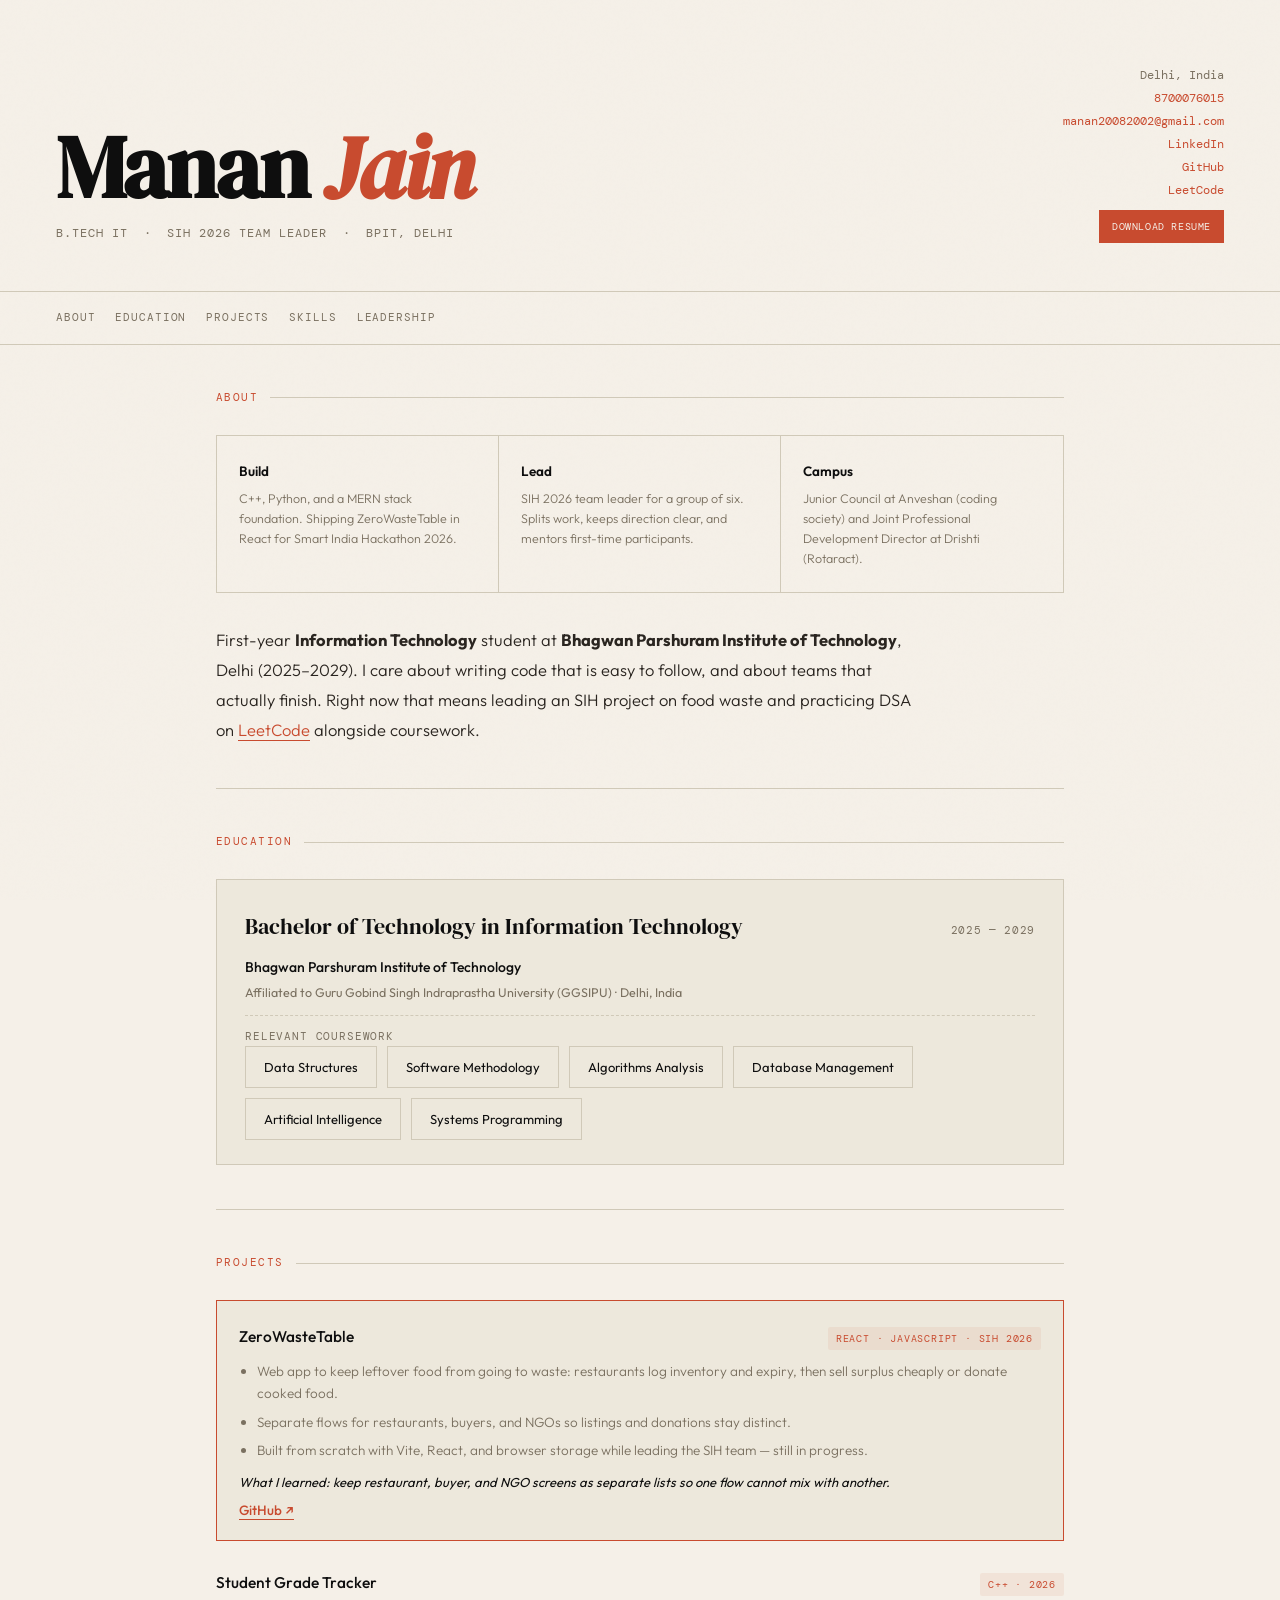
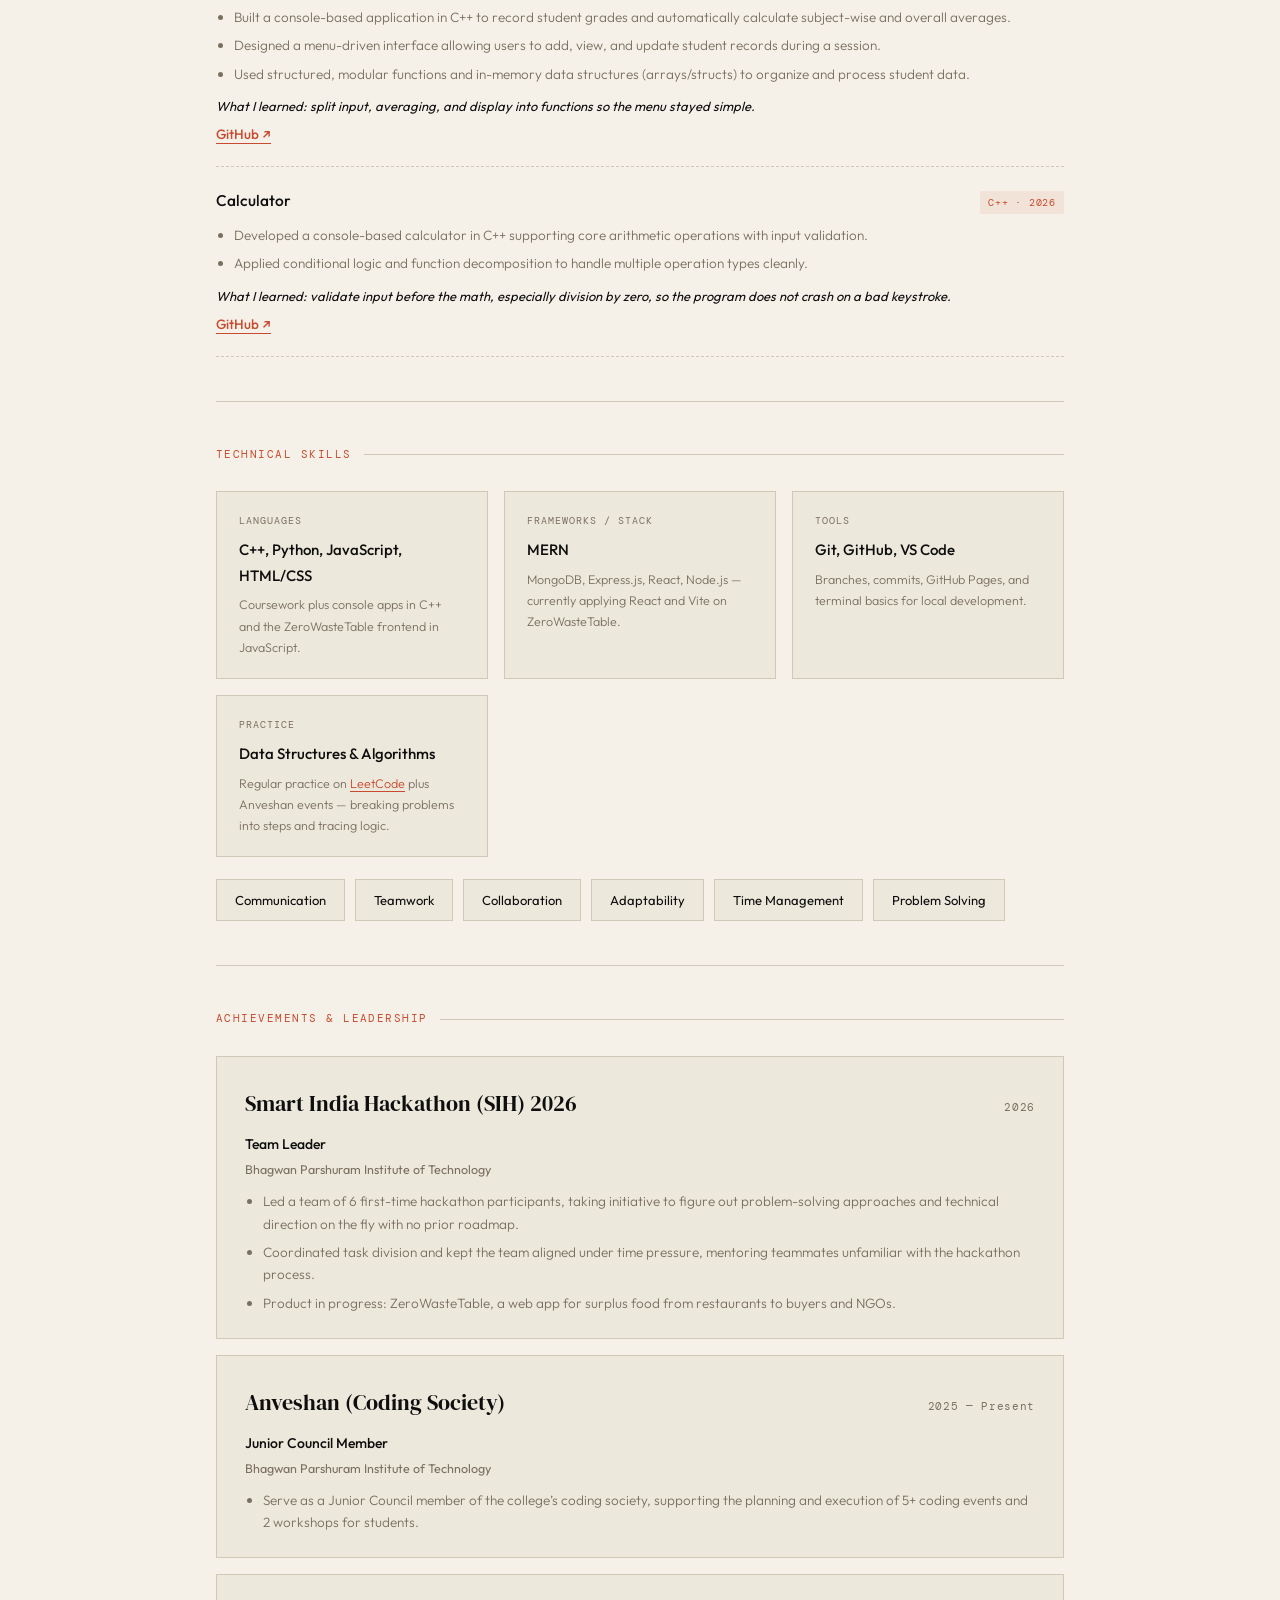
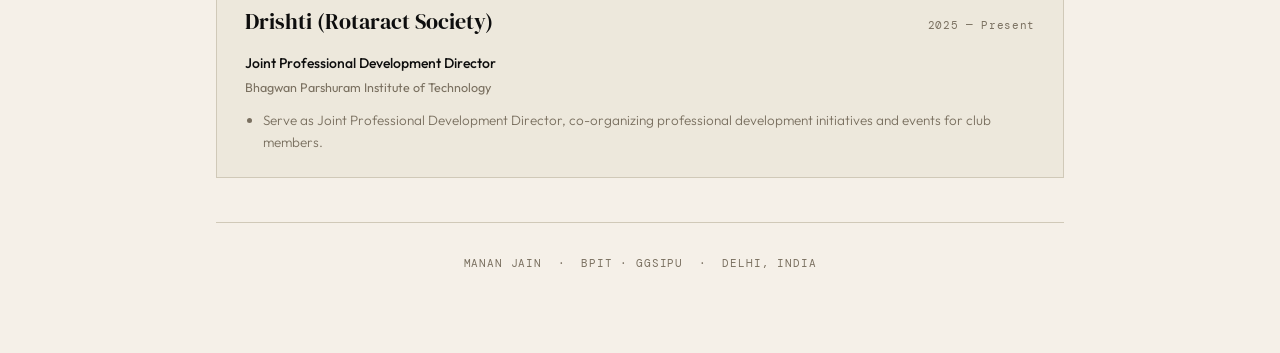
<file: index.html>
<!DOCTYPE html>
<html lang="en">
<head>
  <meta charset="UTF-8" />
  <meta name="viewport" content="width=device-width, initial-scale=1.0"/>
  <title>Manan Jain — Portfolio</title>
  <link rel="icon" href="favicon.svg" type="image/svg+xml"/>
  <link href="https://fonts.googleapis.com/css2?family=DM+Serif+Display:ital@0;1&family=DM+Mono:wght@300;400;500&family=Outfit:wght@300;400;500;600&display=swap" rel="stylesheet"/>
  <link rel="stylesheet" href="styles.css"/>
</head>
<body>

<header>
  <div class="name-block">
    <h1>Manan <em>Jain</em></h1>
    <p class="tagline">B.Tech IT &nbsp;&middot;&nbsp; SIH 2026 Team Leader &nbsp;&middot;&nbsp; BPIT, Delhi</p>
  </div>
  <div class="contact-block">
    <div>Delhi, India</div>
    <div><a href="tel:+918700076015">8700076015</a></div>
    <div><a href="mailto:manan20082002@gmail.com">manan20082002@gmail.com</a></div>
    <div><a href="https://www.linkedin.com/in/manan-jain-89a12937b" target="_blank" rel="noopener">LinkedIn</a></div>
    <div><a href="https://github.com/Manajain20" target="_blank" rel="noopener">GitHub</a></div>
    <div><a href="https://leetcode.com/u/Mananjain_20/" target="_blank" rel="noopener">LeetCode</a></div>
    <div><a class="resume-btn" href="MananJainResume.pdf" download>Download resume</a></div>
  </div>
</header>

<nav class="site-nav" aria-label="Sections">
  <a href="#about">About</a>
  <a href="#education">Education</a>
  <a href="#projects">Projects</a>
  <a href="#skills">Skills</a>
  <a href="#leadership">Leadership</a>
</nav>

<div class="page">

  <section id="about">
    <div class="section-label">About</div>
    <div class="pillars">
      <div class="pillar">
        <div class="pillar-title">Build</div>
        <div class="pillar-desc">C++, Python, and a MERN stack foundation. Shipping ZeroWasteTable in React for Smart India Hackathon 2026.</div>
      </div>
      <div class="pillar">
        <div class="pillar-title">Lead</div>
        <div class="pillar-desc">SIH 2026 team leader for a group of six. Splits work, keeps direction clear, and mentors first-time participants.</div>
      </div>
      <div class="pillar">
        <div class="pillar-title">Campus</div>
        <div class="pillar-desc">Junior Council at Anveshan (coding society) and Joint Professional Development Director at Drishti (Rotaract).</div>
      </div>
    </div>
    <p class="about-text">
      First-year <strong>Information Technology</strong> student at <strong>Bhagwan Parshuram Institute of Technology</strong>, Delhi (2025–2029). I care about writing code that is easy to follow, and about teams that actually finish. Right now that means leading an SIH project on food waste and practicing DSA on <a href="https://leetcode.com/u/Mananjain_20/" target="_blank" rel="noopener">LeetCode</a> alongside coursework.
    </p>
  </section>

  <section id="education">
    <div class="section-label">Education</div>
    <div class="edu-card">
      <div class="edu-row">
        <div class="edu-degree">Bachelor of Technology in Information Technology</div>
        <div class="edu-year">2025 &mdash; 2029</div>
      </div>
      <div class="edu-college">Bhagwan Parshuram Institute of Technology</div>
      <div class="edu-university">Affiliated to Guru Gobind Singh Indraprastha University (GGSIPU) &middot; Delhi, India</div>
      <div class="edu-note">Relevant Coursework</div>
      <div class="traits-list coursework">
        <div class="trait">Data Structures</div>
        <div class="trait">Software Methodology</div>
        <div class="trait">Algorithms Analysis</div>
        <div class="trait">Database Management</div>
        <div class="trait">Artificial Intelligence</div>
        <div class="trait">Systems Programming</div>
      </div>
    </div>
  </section>

  <section id="projects">
    <div class="section-label">Projects</div>

    <div class="project-item featured">
      <div class="project-header">
        <span class="project-name">ZeroWasteTable</span>
        <span class="project-tag">React &middot; JavaScript &middot; SIH 2026</span>
      </div>
      <ul class="bullet-list">
        <li>Web app to keep leftover food from going to waste: restaurants log inventory and expiry, then sell surplus cheaply or donate cooked food.</li>
        <li>Separate flows for restaurants, buyers, and NGOs so listings and donations stay distinct.</li>
        <li>Built from scratch with Vite, React, and browser storage while leading the SIH team — still in progress.</li>
      </ul>
      <p class="learn-note">What I learned: keep restaurant, buyer, and NGO screens as separate lists so one flow cannot mix with another.</p>
      <p class="project-desc"><a href="https://github.com/Manajain20/ZeroWasteTable" target="_blank" rel="noopener">GitHub &#8599;</a></p>
    </div>

    <div class="project-item">
      <div class="project-header">
        <span class="project-name">Student Grade Tracker</span>
        <span class="project-tag">C++ &middot; 2026</span>
      </div>
      <ul class="bullet-list">
        <li>Built a console-based application in C++ to record student grades and automatically calculate subject-wise and overall averages.</li>
        <li>Designed a menu-driven interface allowing users to add, view, and update student records during a session.</li>
        <li>Used structured, modular functions and in-memory data structures (arrays/structs) to organize and process student data.</li>
      </ul>
      <p class="learn-note">What I learned: split input, averaging, and display into functions so the menu stayed simple.</p>
      <p class="project-desc"><a href="https://github.com/Manajain20/Student-Grade-Tracker" target="_blank" rel="noopener">GitHub &#8599;</a></p>
    </div>

    <div class="project-item">
      <div class="project-header">
        <span class="project-name">Calculator</span>
        <span class="project-tag">C++ &middot; 2026</span>
      </div>
      <ul class="bullet-list">
        <li>Developed a console-based calculator in C++ supporting core arithmetic operations with input validation.</li>
        <li>Applied conditional logic and function decomposition to handle multiple operation types cleanly.</li>
      </ul>
      <p class="learn-note">What I learned: validate input before the math, especially division by zero, so the program does not crash on a bad keystroke.</p>
      <p class="project-desc"><a href="https://github.com/Manajain20/Basic-Calculator" target="_blank" rel="noopener">GitHub &#8599;</a></p>
    </div>
  </section>

  <section id="skills">
    <div class="section-label">Technical Skills</div>
    <div class="skills-grid">
      <div class="skill-card">
        <div class="skill-card-label">Languages</div>
        <div class="skill-card-title">C++, Python, JavaScript, HTML/CSS</div>
        <div class="skill-card-desc">Coursework plus console apps in C++ and the ZeroWasteTable frontend in JavaScript.</div>
      </div>
      <div class="skill-card">
        <div class="skill-card-label">Frameworks / Stack</div>
        <div class="skill-card-title">MERN</div>
        <div class="skill-card-desc">MongoDB, Express.js, React, Node.js — currently applying React and Vite on ZeroWasteTable.</div>
      </div>
      <div class="skill-card">
        <div class="skill-card-label">Tools</div>
        <div class="skill-card-title">Git, GitHub, VS Code</div>
        <div class="skill-card-desc">Branches, commits, GitHub Pages, and terminal basics for local development.</div>
      </div>
      <div class="skill-card">
        <div class="skill-card-label">Practice</div>
        <div class="skill-card-title">Data Structures &amp; Algorithms</div>
        <div class="skill-card-desc">Regular practice on <a href="https://leetcode.com/u/Mananjain_20/" target="_blank" rel="noopener">LeetCode</a> plus Anveshan events — breaking problems into steps and tracing logic.</div>
      </div>
    </div>
    <div class="traits-list soft-skills">
      <div class="trait">Communication</div>
      <div class="trait">Teamwork</div>
      <div class="trait">Collaboration</div>
      <div class="trait">Adaptability</div>
      <div class="trait">Time Management</div>
      <div class="trait">Problem Solving</div>
    </div>
  </section>

  <section id="leadership">
    <div class="section-label">Achievements &amp; Leadership</div>
    <div class="stack">

      <div class="edu-card">
        <div class="edu-row">
          <div class="edu-degree">Smart India Hackathon (SIH) 2026</div>
          <div class="edu-year">2026</div>
        </div>
        <div class="edu-college">Team Leader</div>
        <div class="edu-university">Bhagwan Parshuram Institute of Technology</div>
        <ul class="bullet-list">
          <li>Led a team of 6 first-time hackathon participants, taking initiative to figure out problem-solving approaches and technical direction on the fly with no prior roadmap.</li>
          <li>Coordinated task division and kept the team aligned under time pressure, mentoring teammates unfamiliar with the hackathon process.</li>
          <li>Product in progress: ZeroWasteTable, a web app for surplus food from restaurants to buyers and NGOs.</li>
        </ul>
      </div>

      <div class="edu-card">
        <div class="edu-row">
          <div class="edu-degree">Anveshan (Coding Society)</div>
          <div class="edu-year">2025 &mdash; Present</div>
        </div>
        <div class="edu-college">Junior Council Member</div>
        <div class="edu-university">Bhagwan Parshuram Institute of Technology</div>
        <ul class="bullet-list">
          <li>Serve as a Junior Council member of the college’s coding society, supporting the planning and execution of 5+ coding events and 2 workshops for students.</li>
        </ul>
      </div>

      <div class="edu-card">
        <div class="edu-row">
          <div class="edu-degree">Drishti (Rotaract Society)</div>
          <div class="edu-year">2025 &mdash; Present</div>
        </div>
        <div class="edu-college">Joint Professional Development Director</div>
        <div class="edu-university">Bhagwan Parshuram Institute of Technology</div>
        <ul class="bullet-list">
          <li>Serve as Joint Professional Development Director, co-organizing professional development initiatives and events for club members.</li>
        </ul>
      </div>

    </div>
  </section>

  <footer>
    Manan Jain &nbsp;&middot;&nbsp; BPIT &middot; GGSIPU &nbsp;&middot;&nbsp; Delhi, India
  </footer>

</div>
</body>
</html>
</file>
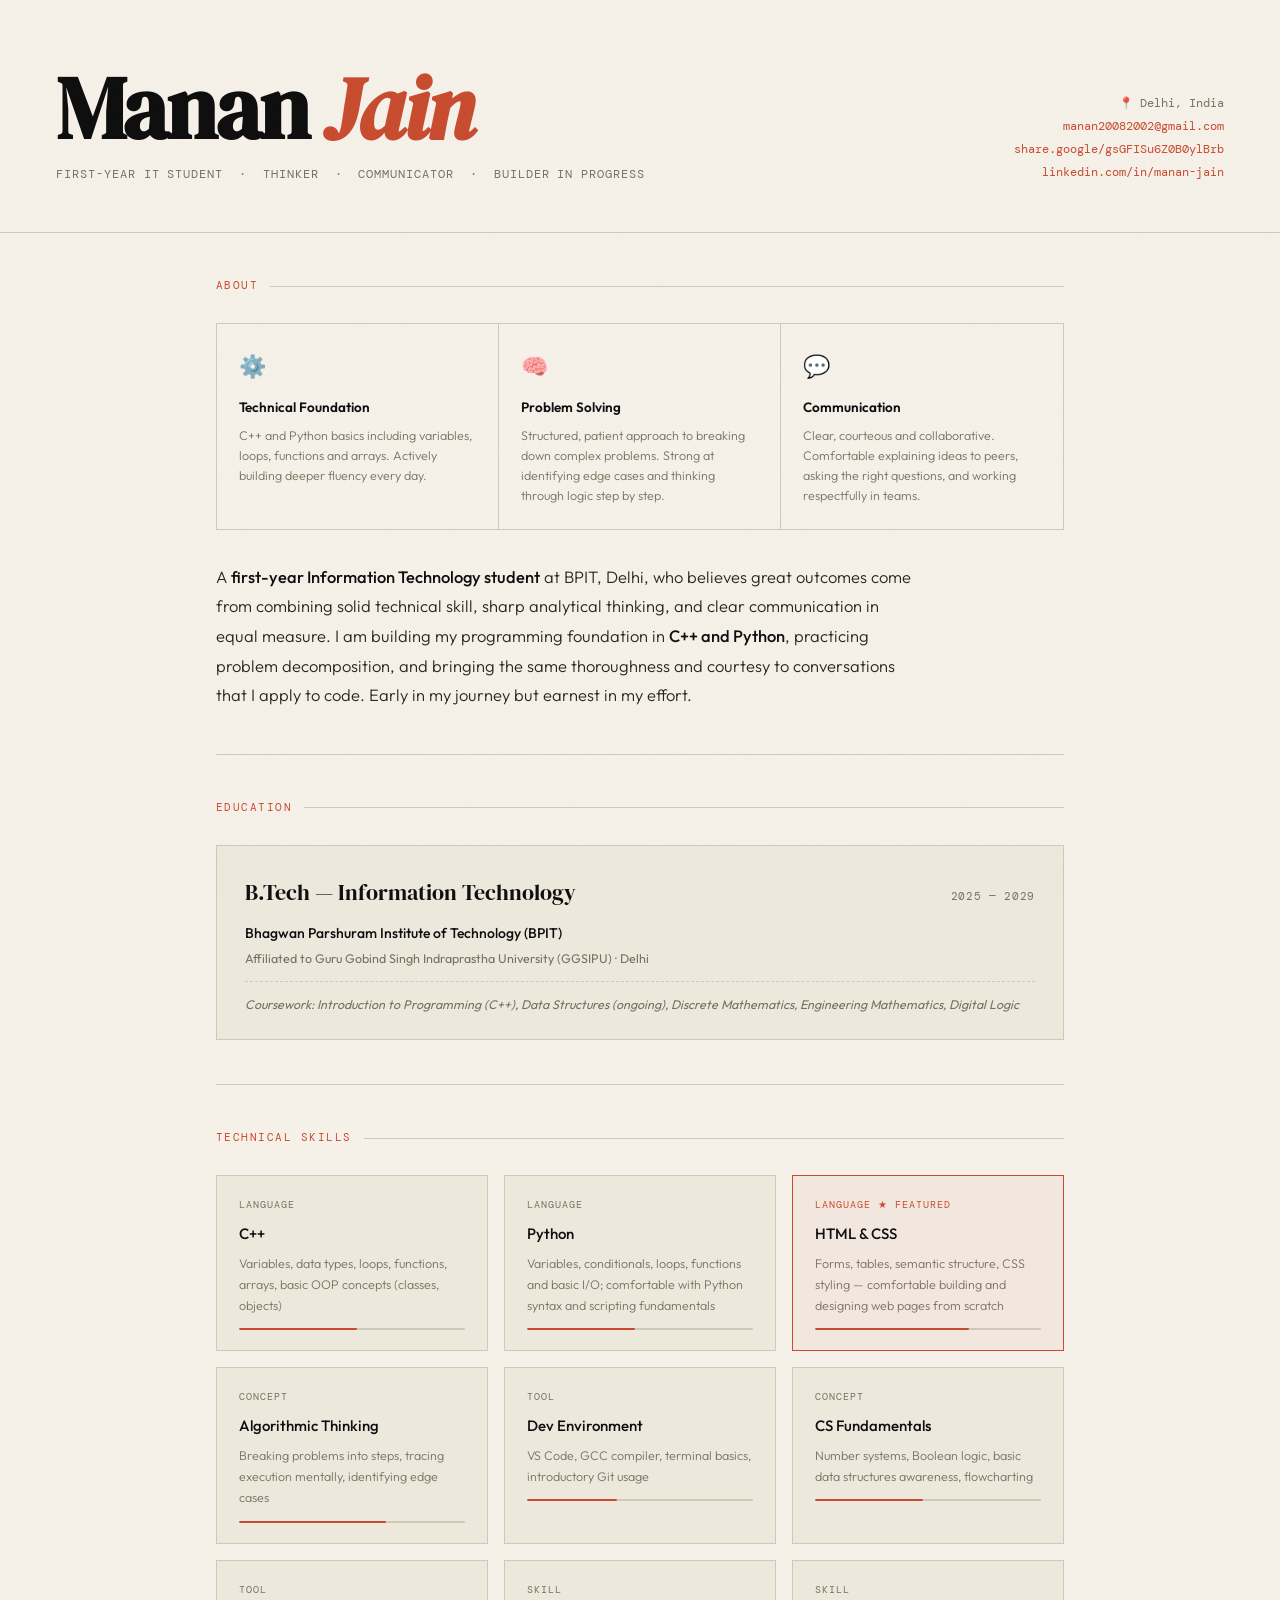
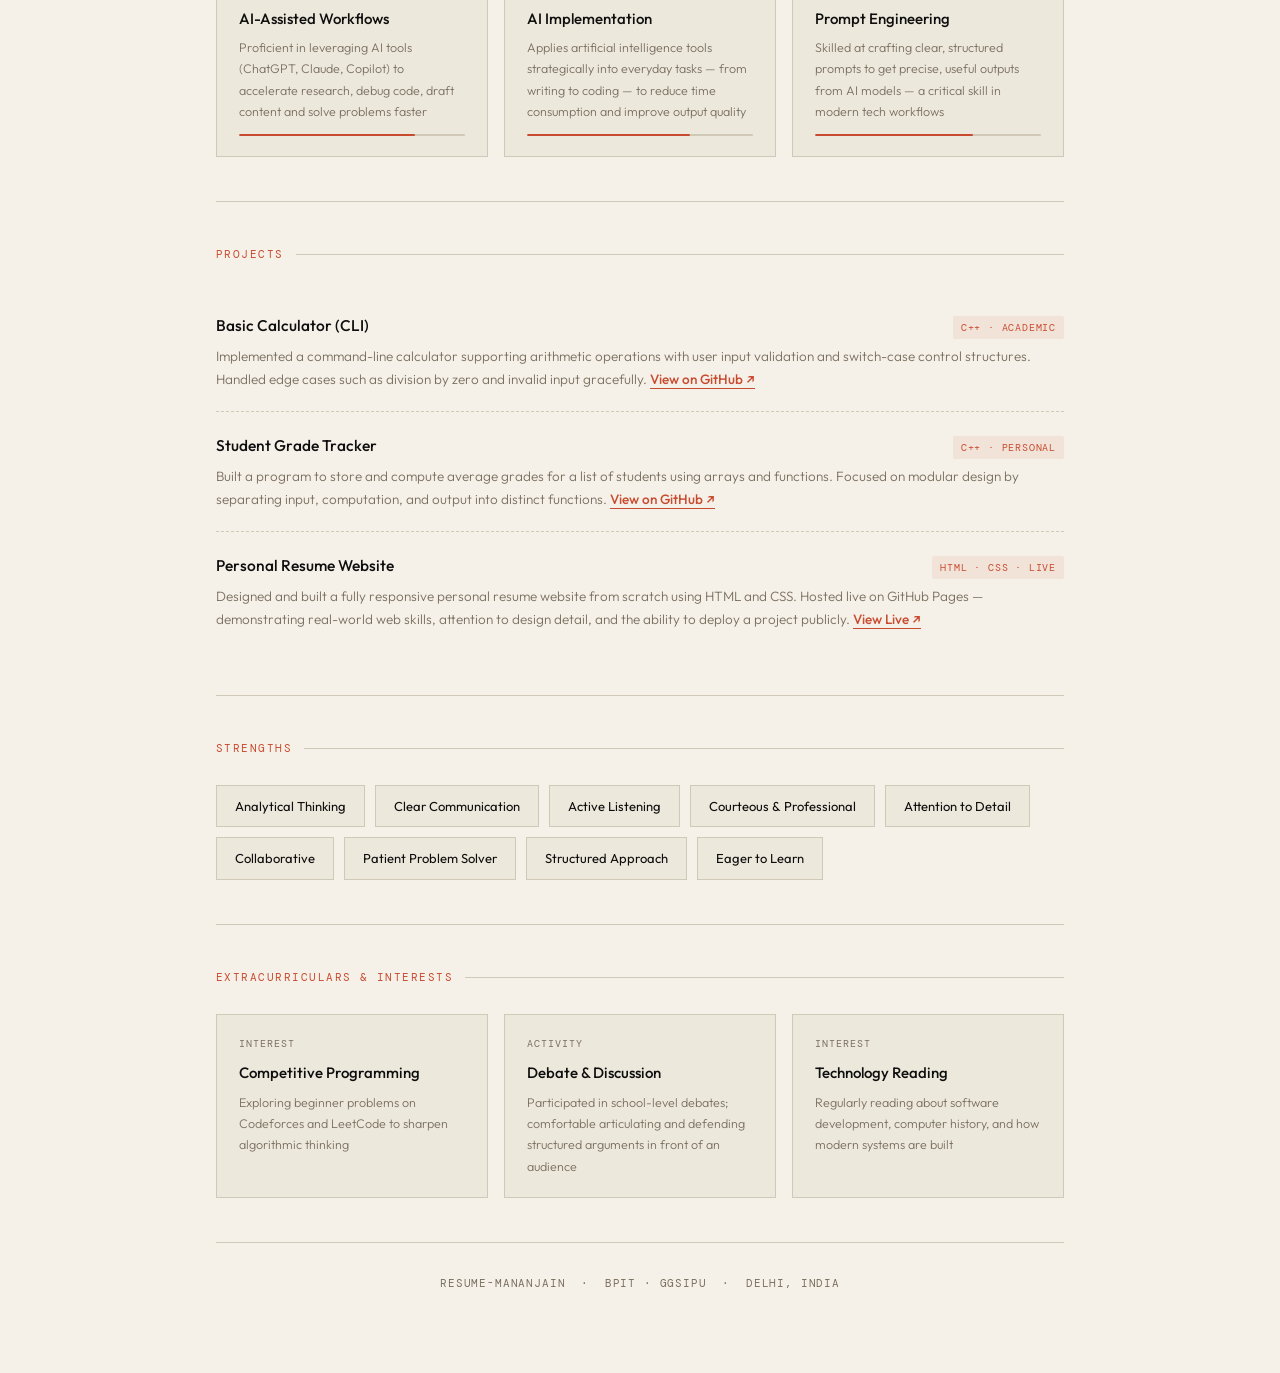
<file: resume-MananJain.html>
<!DOCTYPE html>
<html lang="en">
<head>
  <meta charset="UTF-8" />
  <meta name="viewport" content="width=device-width, initial-scale=1.0"/>
  <title>Manan Jain — Resume</title>
  <link href="https://fonts.googleapis.com/css2?family=DM+Serif+Display:ital@0;1&family=DM+Mono:wght@300;400;500&family=Outfit:wght@300;400;500;600&display=swap" rel="stylesheet"/>
  <style>
    :root {
      --ink: #0e0e0e;
      --paper: #f5f0e8;
      --cream: #ede8dc;
      --accent: #c84b2f;
      --muted: #7a7060;
      --line: #d0c9b8;
      --mono: 'DM Mono', monospace;
      --serif: 'DM Serif Display', serif;
      --sans: 'Outfit', sans-serif;
    }
 
    *, *::before, *::after { box-sizing: border-box; margin: 0; padding: 0; }
    html { scroll-behavior: smooth; }
 
    body {
      background: var(--paper);
      color: var(--ink);
      font-family: var(--sans);
      font-size: 15px;
      line-height: 1.7;
      min-height: 100vh;
    }
 
    body::before {
      content: '';
      position: fixed;
      inset: 0;
      background-image: url("data:image/svg+xml,%3Csvg viewBox='0 0 256 256' xmlns='http://www.w3.org/2000/svg'%3E%3Cfilter id='noise'%3E%3CfeTurbulence type='fractalNoise' baseFrequency='0.9' numOctaves='4' stitchTiles='stitch'/%3E%3C/filter%3E%3Crect width='100%25' height='100%25' filter='url(%23noise)' opacity='0.04'/%3E%3C/svg%3E");
      pointer-events: none;
      z-index: 9999;
      opacity: 0.4;
    }
 
    header {
      padding: 64px 56px 48px;
      border-bottom: 1.5px solid var(--line);
      display: grid;
      grid-template-columns: 1fr auto;
      align-items: end;
      gap: 24px;
      animation: fadeSlideUp 0.8s ease both;
    }
 
    .name-block h1 {
      font-family: var(--serif);
      font-size: clamp(3rem, 7vw, 5.5rem);
      line-height: 1;
      letter-spacing: -0.02em;
      color: var(--ink);
    }
 
    .name-block h1 em {
      font-style: italic;
      color: var(--accent);
    }
 
    .tagline {
      margin-top: 12px;
      font-family: var(--mono);
      font-size: 12px;
      color: var(--muted);
      letter-spacing: 0.08em;
      text-transform: uppercase;
    }
 
    .contact-block {
      text-align: right;
      font-family: var(--mono);
      font-size: 11.5px;
      color: var(--muted);
      line-height: 2;
    }
 
    .contact-block a {
      color: var(--accent);
      text-decoration: none;
      border-bottom: 1px solid transparent;
      transition: border-color 0.2s;
    }
 
    .contact-block a:hover { border-color: var(--accent); }
 
    .page {
      max-width: 960px;
      margin: 0 auto;
      padding: 0 56px 80px;
    }
 
    section {
      padding: 44px 0;
      border-bottom: 1px solid var(--line);
      animation: fadeSlideUp 0.8s ease both;
    }
 
    section:last-child { border-bottom: none; }
 
    .section-label {
      font-family: var(--mono);
      font-size: 10.5px;
      letter-spacing: 0.14em;
      text-transform: uppercase;
      color: var(--accent);
      margin-bottom: 28px;
      display: flex;
      align-items: center;
      gap: 12px;
    }
 
    .section-label::after {
      content: '';
      flex: 1;
      height: 1px;
      background: var(--line);
    }
 
    .pillars {
      display: grid;
      grid-template-columns: repeat(3, 1fr);
      gap: 0;
      border: 1px solid var(--line);
      margin-bottom: 32px;
    }
 
    .pillar {
      padding: 24px 22px;
      border-right: 1px solid var(--line);
    }
 
    .pillar:last-child { border-right: none; }
 
    .pillar-icon { font-size: 22px; margin-bottom: 10px; }
 
    .pillar-title {
      font-weight: 600;
      font-size: 13.5px;
      color: var(--ink);
      margin-bottom: 6px;
    }
 
    .pillar-desc {
      font-size: 12.5px;
      color: var(--muted);
      font-weight: 300;
      line-height: 1.6;
    }
 
    .about-text {
      font-size: 16.5px;
      line-height: 1.8;
      color: #2a2520;
      max-width: 700px;
      font-weight: 300;
    }
 
    .about-text strong {
      font-weight: 500;
      color: var(--ink);
    }
 
    .skills-grid {
      display: grid;
      grid-template-columns: repeat(auto-fill, minmax(210px, 1fr));
      gap: 16px;
    }
 
    .skill-card {
      background: var(--cream);
      border: 1px solid var(--line);
      padding: 20px 22px;
      transition: transform 0.2s, box-shadow 0.2s;
    }
 
    .skill-card:hover {
      transform: translateY(-3px);
      box-shadow: 0 8px 24px rgba(0,0,0,0.07);
    }
 
    .skill-card-label {
      font-family: var(--mono);
      font-size: 10px;
      letter-spacing: 0.1em;
      text-transform: uppercase;
      color: var(--muted);
      margin-bottom: 8px;
    }
 
    .skill-card-title {
      font-size: 15px;
      font-weight: 500;
      color: var(--ink);
    }
 
    .skill-card-desc {
      margin-top: 6px;
      font-size: 12.5px;
      color: var(--muted);
      font-weight: 300;
    }
 
    .skill-bar {
      margin-top: 12px;
      height: 2px;
      background: var(--line);
      border-radius: 2px;
      overflow: hidden;
    }
 
    .skill-bar-fill {
      height: 100%;
      background: var(--accent);
      border-radius: 2px;
      animation: growBar 1.2s cubic-bezier(0.4,0,0.2,1) both;
      animation-delay: 0.4s;
    }
 
    @keyframes growBar { from { width: 0; } }
 
    .edu-card {
      background: var(--cream);
      border: 1px solid var(--line);
      padding: 28px 28px 24px;
    }
 
    .edu-row {
      display: flex;
      justify-content: space-between;
      align-items: baseline;
      flex-wrap: wrap;
      gap: 8px;
    }
 
    .edu-degree {
      font-family: var(--serif);
      font-size: 1.4rem;
      color: var(--ink);
    }
 
    .edu-year {
      font-family: var(--mono);
      font-size: 11px;
      color: var(--muted);
      letter-spacing: 0.06em;
    }
 
    .edu-college {
      font-size: 14px;
      font-weight: 500;
      color: var(--ink);
      margin-top: 10px;
    }
 
    .edu-university {
      font-size: 12.5px;
      color: var(--muted);
      margin-top: 2px;
    }
 
    .edu-note {
      margin-top: 12px;
      font-size: 12.5px;
      color: var(--muted);
      font-style: italic;
      border-top: 1px dashed var(--line);
      padding-top: 12px;
    }
 
    .project-item {
      padding: 20px 0;
      border-bottom: 1px dashed var(--line);
    }
 
    .project-item:last-child { border-bottom: none; }
 
    .project-header {
      display: flex;
      justify-content: space-between;
      align-items: baseline;
      gap: 12px;
      flex-wrap: wrap;
    }
 
    .project-name {
      font-weight: 500;
      font-size: 15.5px;
      color: var(--ink);
    }
 
    .project-tag {
      font-family: var(--mono);
      font-size: 10px;
      letter-spacing: 0.08em;
      text-transform: uppercase;
      color: var(--accent);
      background: rgba(200,75,47,0.08);
      padding: 3px 8px;
      border-radius: 2px;
    }
 
    .project-desc {
      margin-top: 6px;
      font-size: 13.5px;
      color: var(--muted);
      font-weight: 300;
    }
 
    .traits-list {
      display: flex;
      flex-wrap: wrap;
      gap: 10px;
    }
 
    .trait {
      padding: 9px 18px;
      border: 1px solid var(--line);
      font-size: 13px;
      color: var(--ink);
      font-weight: 400;
      background: var(--cream);
      transition: background 0.2s, color 0.2s;
      cursor: default;
    }
 
    .trait:hover {
      background: var(--accent);
      color: var(--paper);
      border-color: var(--accent);
    }
 
    footer {
      text-align: center;
      padding: 32px 0 0;
      font-family: var(--mono);
      font-size: 10.5px;
      letter-spacing: 0.08em;
      text-transform: uppercase;
      color: var(--muted);
    }
 
    @keyframes fadeSlideUp {
      from { opacity: 0; transform: translateY(20px); }
      to   { opacity: 1; transform: translateY(0); }
    }
 
    section:nth-child(1) { animation-delay: 0.1s; }
    section:nth-child(2) { animation-delay: 0.2s; }
    section:nth-child(3) { animation-delay: 0.3s; }
    section:nth-child(4) { animation-delay: 0.4s; }
    section:nth-child(5) { animation-delay: 0.5s; }
    section:nth-child(6) { animation-delay: 0.6s; }
 
    @media print { body::before { display: none; } }
 
    @media (max-width: 700px) {
      header, .page { padding-left: 24px; padding-right: 24px; }
      header { grid-template-columns: 1fr; }
      .contact-block { text-align: left; }
      .pillars { grid-template-columns: 1fr; }
      .pillar { border-right: none; border-bottom: 1px solid var(--line); }
      .pillar:last-child { border-bottom: none; }
    }
  </style>
</head>
<body>
 
<header>
  <div class="name-block">
    <h1>Manan <em>Jain</em></h1>
    <p class="tagline">First-Year IT Student &nbsp;&middot;&nbsp; Thinker &nbsp;&middot;&nbsp; Communicator &nbsp;&middot;&nbsp; Builder in Progress</p>
  </div>
  <div class="contact-block">
    <div>&#128205; Delhi, India</div>
    <div><a href="mailto:manan20082002@gmail.com">manan20082002@gmail.com</a></div>
    <div><a href="https://share.google/gsGFISu6Z0B0ylBrb" target="_blank">share.google/gsGFISu6Z0B0ylBrb</a></div>
    <div><a href="https://www.linkedin.com/in/manan-jain-89a12937b?utm_source=share&utm_campaign=share_via&utm_content=profile&utm_medium=android_app" target="_blank">linkedin.com/in/manan-jain</a></div>
  </div>
</header>
 
<div class="page">
 
  <!-- About -->
  <section>
    <div class="section-label">About</div>
    <div class="pillars">
      <div class="pillar">
        <div class="pillar-icon">&#9881;&#65039;</div>
        <div class="pillar-title">Technical Foundation</div>
        <div class="pillar-desc">C++ and Python basics including variables, loops, functions and arrays. Actively building deeper fluency every day.</div>
      </div>
      <div class="pillar">
        <div class="pillar-icon">&#129504;</div>
        <div class="pillar-title">Problem Solving</div>
        <div class="pillar-desc">Structured, patient approach to breaking down complex problems. Strong at identifying edge cases and thinking through logic step by step.</div>
      </div>
      <div class="pillar">
        <div class="pillar-icon">&#128172;</div>
        <div class="pillar-title">Communication</div>
        <div class="pillar-desc">Clear, courteous and collaborative. Comfortable explaining ideas to peers, asking the right questions, and working respectfully in teams.</div>
      </div>
    </div>
    <p class="about-text">
      A <strong>first-year Information Technology student</strong> at BPIT, Delhi, who believes great outcomes come from combining solid technical skill, sharp analytical thinking, and clear communication in equal measure. I am building my programming foundation in <strong>C++ and Python</strong>, practicing problem decomposition, and bringing the same thoroughness and courtesy to conversations that I apply to code. Early in my journey but earnest in my effort.
    </p>
  </section>
 
  <!-- Education -->
  <section>
    <div class="section-label">Education</div>
    <div class="edu-card">
      <div class="edu-row">
        <div class="edu-degree">B.Tech &mdash; Information Technology</div>
        <div class="edu-year">2025 &mdash; 2029</div>
      </div>
      <div class="edu-college">Bhagwan Parshuram Institute of Technology (BPIT)</div>
      <div class="edu-university">Affiliated to Guru Gobind Singh Indraprastha University (GGSIPU) &middot; Delhi</div>
      <div class="edu-note">Coursework: Introduction to Programming (C++), Data Structures (ongoing), Discrete Mathematics, Engineering Mathematics, Digital Logic</div>
    </div>
  </section>
 
  <!-- Technical Skills -->
  <section>
    <div class="section-label">Technical Skills</div>
    <div class="skills-grid">
      <div class="skill-card">
        <div class="skill-card-label">Language</div>
        <div class="skill-card-title">C++</div>
        <div class="skill-card-desc">Variables, data types, loops, functions, arrays, basic OOP concepts (classes, objects)</div>
        <div class="skill-bar"><div class="skill-bar-fill" style="width:52%"></div></div>
      </div>
      <div class="skill-card">
        <div class="skill-card-label">Language</div>
        <div class="skill-card-title">Python</div>
        <div class="skill-card-desc">Variables, conditionals, loops, functions and basic I/O; comfortable with Python syntax and scripting fundamentals</div>
        <div class="skill-bar"><div class="skill-bar-fill" style="width:48%"></div></div>
      </div>
      <div class="skill-card" style="border-color: var(--accent); background: rgba(200,75,47,0.05);">
        <div class="skill-card-label" style="color: var(--accent);">Language ★ Featured</div>
        <div class="skill-card-title">HTML &amp; CSS</div>
        <div class="skill-card-desc">Forms, tables, semantic structure, CSS styling — comfortable building and designing web pages from scratch</div>
        <div class="skill-bar"><div class="skill-bar-fill" style="width:68%"></div></div>
      </div>
      <div class="skill-card">
        <div class="skill-card-label">Concept</div>
        <div class="skill-card-title">Algorithmic Thinking</div>
        <div class="skill-card-desc">Breaking problems into steps, tracing execution mentally, identifying edge cases</div>
        <div class="skill-bar"><div class="skill-bar-fill" style="width:65%"></div></div>
      </div>
      <div class="skill-card">
        <div class="skill-card-label">Tool</div>
        <div class="skill-card-title">Dev Environment</div>
        <div class="skill-card-desc">VS Code, GCC compiler, terminal basics, introductory Git usage</div>
        <div class="skill-bar"><div class="skill-bar-fill" style="width:40%"></div></div>
      </div>
      <div class="skill-card">
        <div class="skill-card-label">Concept</div>
        <div class="skill-card-title">CS Fundamentals</div>
        <div class="skill-card-desc">Number systems, Boolean logic, basic data structures awareness, flowcharting</div>
        <div class="skill-bar"><div class="skill-bar-fill" style="width:48%"></div></div>
      </div>
      <div class="skill-card">
        <div class="skill-card-label">Tool</div>
        <div class="skill-card-title">AI-Assisted Workflows</div>
        <div class="skill-card-desc">Proficient in leveraging AI tools (ChatGPT, Claude, Copilot) to accelerate research, debug code, draft content and solve problems faster</div>
        <div class="skill-bar"><div class="skill-bar-fill" style="width:78%"></div></div>
      </div>
      <div class="skill-card">
        <div class="skill-card-label">Skill</div>
        <div class="skill-card-title">AI Implementation</div>
        <div class="skill-card-desc">Applies artificial intelligence tools strategically into everyday tasks — from writing to coding — to reduce time consumption and improve output quality</div>
        <div class="skill-bar"><div class="skill-bar-fill" style="width:72%"></div></div>
      </div>
      <div class="skill-card">
        <div class="skill-card-label">Skill</div>
        <div class="skill-card-title">Prompt Engineering</div>
        <div class="skill-card-desc">Skilled at crafting clear, structured prompts to get precise, useful outputs from AI models — a critical skill in modern tech workflows</div>
        <div class="skill-bar"><div class="skill-bar-fill" style="width:70%"></div></div>
      </div>
    </div>
  </section>
 
  <!-- Projects -->
  <section>
    <div class="section-label">Projects</div>
 
    <div class="project-item">
      <div class="project-header">
        <span class="project-name">Basic Calculator (CLI)</span>
        <span class="project-tag">C++ &middot; Academic</span>
      </div>
      <div class="project-desc">Implemented a command-line calculator supporting arithmetic operations with user input validation and switch-case control structures. Handled edge cases such as division by zero and invalid input gracefully. <a href="https://github.com/Manajain20/Basic-Calculator" target="_blank" style="color: var(--accent); text-decoration: none; border-bottom: 1px solid var(--accent); font-weight: 500;">View on GitHub &#8599;</a></div>
    </div>
 
    <div class="project-item">
      <div class="project-header">
        <span class="project-name">Student Grade Tracker</span>
        <span class="project-tag">C++ &middot; Personal</span>
      </div>
      <div class="project-desc">Built a program to store and compute average grades for a list of students using arrays and functions. Focused on modular design by separating input, computation, and output into distinct functions. <a href="https://github.com/Manajain20/Student-Grade-Tracker" target="_blank" style="color: var(--accent); text-decoration: none; border-bottom: 1px solid var(--accent); font-weight: 500;">View on GitHub &#8599;</a></div>
    </div>
 
    <div class="project-item">
      <div class="project-header">
        <span class="project-name">Personal Resume Website</span>
        <span class="project-tag">HTML &middot; CSS &middot; Live</span>
      </div>
      <div class="project-desc">Designed and built a fully responsive personal resume website from scratch using HTML and CSS. Hosted live on GitHub Pages — demonstrating real-world web skills, attention to design detail, and the ability to deploy a project publicly. <a href="https://manajain20.github.io/RESUME-MANAN-JAIN/resume-MananJain.html" target="_blank" style="color: var(--accent); text-decoration: none; border-bottom: 1px solid var(--accent); font-weight: 500;">View Live &#8599;</a></div>
    </div>
  </section>
 
  <!-- Strengths -->
  <section>
    <div class="section-label">Strengths</div>
    <div class="traits-list">
      <div class="trait">Analytical Thinking</div>
      <div class="trait">Clear Communication</div>
      <div class="trait">Active Listening</div>
      <div class="trait">Courteous &amp; Professional</div>
      <div class="trait">Attention to Detail</div>
      <div class="trait">Collaborative</div>
      <div class="trait">Patient Problem Solver</div>
      <div class="trait">Structured Approach</div>
      <div class="trait">Eager to Learn</div>
    </div>
  </section>
 
  <!-- Extracurriculars -->
  <section>
    <div class="section-label">Extracurriculars &amp; Interests</div>
    <div class="skills-grid">
      <div class="skill-card">
        <div class="skill-card-label">Interest</div>
        <div class="skill-card-title">Competitive Programming</div>
        <div class="skill-card-desc">Exploring beginner problems on Codeforces and LeetCode to sharpen algorithmic thinking</div>
      </div>
      <div class="skill-card">
        <div class="skill-card-label">Activity</div>
        <div class="skill-card-title">Debate &amp; Discussion</div>
        <div class="skill-card-desc">Participated in school-level debates; comfortable articulating and defending structured arguments in front of an audience</div>
      </div>
      <div class="skill-card">
        <div class="skill-card-label">Interest</div>
        <div class="skill-card-title">Technology Reading</div>
        <div class="skill-card-desc">Regularly reading about software development, computer history, and how modern systems are built</div>
      </div>
    </div>
  </section>
 
  <footer>
    resume-MananJain &nbsp;&middot;&nbsp; BPIT &middot; GGSIPU &nbsp;&middot;&nbsp; Delhi, India
  </footer>
 
</div>
</body>
</html>
</file>
<file: styles.css>
:root {
  --ink: #0e0e0e;
  --paper: #f5f0e8;
  --cream: #ede8dc;
  --accent: #c84b2f;
  --muted: #7a7060;
  --line: #d0c9b8;
  --mono: 'DM Mono', monospace;
  --serif: 'DM Serif Display', serif;
  --sans: 'Outfit', sans-serif;
}
 
*, *::before, *::after { box-sizing: border-box; margin: 0; padding: 0; }
html { scroll-behavior: smooth; background: var(--paper); }
 
body {
  background: var(--paper);
  color: var(--ink);
  font-family: var(--sans);
  font-size: 15px;
  line-height: 1.7;
  min-height: 100vh;
  position: relative;
  z-index: 1;
}
 
body::before {
  content: '';
  position: fixed;
  inset: 0;
  background-image: url("data:image/svg+xml,%3Csvg viewBox='0 0 256 256' xmlns='http://www.w3.org/2000/svg'%3E%3Cfilter id='noise'%3E%3CfeTurbulence type='fractalNoise' baseFrequency='0.9' numOctaves='4' stitchTiles='stitch'/%3E%3C/filter%3E%3Crect width='100%25' height='100%25' filter='url(%23noise)' opacity='0.04'/%3E%3C/svg%3E");
  pointer-events: none;
  z-index: -1;
  opacity: 0.4;
}
 
header {
  padding: 64px 56px 48px;
  border-bottom: 1.5px solid var(--line);
  display: grid;
  grid-template-columns: 1fr auto;
  align-items: end;
  gap: 24px;
}
 
.name-block h1 {
  font-family: var(--serif);
  font-size: clamp(3rem, 7vw, 5.5rem);
  line-height: 1;
  letter-spacing: -0.02em;
  color: var(--ink);
}
 
.name-block h1 em {
  font-style: italic;
  color: var(--accent);
}
 
.tagline {
  margin-top: 12px;
  font-family: var(--mono);
  font-size: 12px;
  color: var(--muted);
  letter-spacing: 0.08em;
  text-transform: uppercase;
}
 
.contact-block {
  text-align: right;
  font-family: var(--mono);
  font-size: 11.5px;
  color: var(--muted);
  line-height: 2;
}
 
.contact-block a {
  color: var(--accent);
  text-decoration: none;
  border-bottom: 1px solid transparent;
  transition: border-color 0.2s;
}
 
.contact-block a:hover { border-color: var(--accent); }

.resume-btn {
  display: inline-block;
  margin-top: 8px;
  padding: 6px 12px;
  border: 1px solid var(--accent);
  color: var(--paper) !important;
  background: var(--accent);
  border-bottom: none !important;
  letter-spacing: 0.06em;
  text-transform: uppercase;
  font-size: 10px;
}

.resume-btn:hover {
  background: var(--ink);
  border-color: var(--ink);
}

.site-nav {
  display: flex;
  flex-wrap: wrap;
  gap: 8px 20px;
  padding: 16px 56px;
  border-bottom: 1px solid var(--line);
  font-family: var(--mono);
  font-size: 11px;
  letter-spacing: 0.08em;
  text-transform: uppercase;
}

.site-nav a {
  color: var(--muted);
  text-decoration: none;
  border-bottom: 1px solid transparent;
  transition: color 0.2s, border-color 0.2s;
}

.site-nav a:hover {
  color: var(--accent);
  border-color: var(--accent);
}
 
.page {
  max-width: 960px;
  margin: 0 auto;
  padding: 0 56px 80px;
}
 
section {
  padding: 44px 0;
  border-bottom: 1px solid var(--line);
}
 
section:last-child { border-bottom: none; }
 
.section-label {
  font-family: var(--mono);
  font-size: 10.5px;
  letter-spacing: 0.14em;
  text-transform: uppercase;
  color: var(--accent);
  margin-bottom: 28px;
  display: flex;
  align-items: center;
  gap: 12px;
}
 
.section-label::after {
  content: '';
  flex: 1;
  height: 1px;
  background: var(--line);
}
 
.pillars {
  display: grid;
  grid-template-columns: repeat(3, 1fr);
  gap: 0;
  border: 1px solid var(--line);
  margin-bottom: 32px;
}
 
.pillar {
  padding: 24px 22px;
  border-right: 1px solid var(--line);
}
 
.pillar:last-child { border-right: none; }
 
.pillar-icon { font-size: 22px; margin-bottom: 10px; }
 
.pillar-title {
  font-weight: 600;
  font-size: 13.5px;
  color: var(--ink);
  margin-bottom: 6px;
}
 
.pillar-desc {
  font-size: 12.5px;
  color: var(--muted);
  font-weight: 300;
  line-height: 1.6;
}
 
.about-text {
  font-size: 16.5px;
  line-height: 1.8;
  color: #2a2520;
  max-width: 700px;
  font-weight: 300;
}
 
.about-text a {
  color: var(--accent);
  text-decoration: none;
  border-bottom: 1px solid var(--accent);
}
 
.skills-grid {
  display: grid;
  grid-template-columns: repeat(auto-fill, minmax(210px, 1fr));
  gap: 16px;
}
 
.skill-card {
  background: var(--cream);
  border: 1px solid var(--line);
  padding: 20px 22px;
  transition: transform 0.2s, box-shadow 0.2s;
}
 
.skill-card:hover {
  transform: translateY(-3px);
  box-shadow: 0 8px 24px rgba(0,0,0,0.07);
}
 
.skill-card-label {
  font-family: var(--mono);
  font-size: 10px;
  letter-spacing: 0.1em;
  text-transform: uppercase;
  color: var(--muted);
  margin-bottom: 8px;
}
 
.skill-card-title {
  font-size: 15px;
  font-weight: 500;
  color: var(--ink);
}
 
.skill-card-desc {
  margin-top: 6px;
  font-size: 12.5px;
  color: var(--muted);
  font-weight: 300;
}

.skill-card-desc a {
  color: var(--accent);
  text-decoration: none;
  border-bottom: 1px solid var(--accent);
}
 
.skill-bar {
  margin-top: 12px;
  height: 2px;
  background: var(--line);
  border-radius: 2px;
  overflow: hidden;
}
 
.skill-bar-fill {
  height: 100%;
  background: var(--accent);
  border-radius: 2px;
}
 
.edu-card {
  background: var(--cream);
  border: 1px solid var(--line);
  padding: 28px 28px 24px;
}
 
.edu-row {
  display: flex;
  justify-content: space-between;
  align-items: baseline;
  flex-wrap: wrap;
  gap: 8px;
}
 
.edu-degree {
  font-family: var(--serif);
  font-size: 1.4rem;
  color: var(--ink);
}
 
.edu-year {
  font-family: var(--mono);
  font-size: 11px;
  color: var(--muted);
  letter-spacing: 0.06em;
}
 
.edu-college {
  font-size: 14px;
  font-weight: 500;
  color: var(--ink);
  margin-top: 10px;
}
 
.edu-university {
  font-size: 12.5px;
  color: var(--muted);
  margin-top: 2px;
}
 
.edu-note {
  margin-top: 12px;
  color: var(--muted);
  border-top: 1px dashed var(--line);
  padding-top: 12px;
  font-family: var(--mono);
  font-size: 10.5px;
  letter-spacing: 0.08em;
  text-transform: uppercase;
}

.stack {
  display: flex;
  flex-direction: column;
  gap: 16px;
}

.bullet-list {
  margin-top: 10px;
  padding-left: 18px;
  font-family: var(--sans);
  font-size: 13.5px;
  font-style: normal;
  letter-spacing: 0;
  text-transform: none;
  color: var(--muted);
  font-weight: 300;
  line-height: 1.65;
}

.bullet-list li + li {
  margin-top: 6px;
}
 
.project-item {
  padding: 20px 0;
  border-bottom: 1px dashed var(--line);
}
 
.project-item.featured {
  padding: 22px 22px 18px;
  background: var(--cream);
  border: 1px solid var(--line);
  border-color: var(--accent);
  margin-bottom: 8px;
}

.traits-list.soft-skills {
  margin-top: 22px;
}
 
.project-header {
  display: flex;
  justify-content: space-between;
  align-items: baseline;
  gap: 12px;
  flex-wrap: wrap;
}
 
.project-name {
  font-weight: 500;
  font-size: 15.5px;
  color: var(--ink);
}
 
.project-tag {
  font-family: var(--mono);
  font-size: 10px;
  letter-spacing: 0.08em;
  text-transform: uppercase;
  color: var(--accent);
  background: rgba(200,75,47,0.08);
  padding: 3px 8px;
  border-radius: 2px;
}
 
.project-desc {
  margin-top: 6px;
  font-size: 13.5px;
  color: var(--muted);
  font-weight: 300;
}

.project-desc a {
  color: var(--accent);
  text-decoration: none;
  border-bottom: 1px solid var(--accent);
  font-weight: 500;
}

.learn-note {
  margin-top: 10px;
  font-size: 13px;
  color: var(--ink);
  font-style: italic;
  font-weight: 400;
}
 
.traits-list {
  display: flex;
  flex-wrap: wrap;
  gap: 10px;
}
 
.trait {
  padding: 9px 18px;
  border: 1px solid var(--line);
  font-size: 13px;
  color: var(--ink);
  font-weight: 400;
  background: var(--cream);
  transition: background 0.2s, color 0.2s;
  cursor: default;
}
 
.trait:hover {
  background: var(--accent);
  color: var(--paper);
  border-color: var(--accent);
}
 
footer {
  text-align: center;
  padding: 32px 0 0;
  font-family: var(--mono);
  font-size: 10.5px;
  letter-spacing: 0.08em;
  text-transform: uppercase;
  color: var(--muted);
}
 
@media print { body::before { display: none; } }
 
@media (max-width: 700px) {
  header, .page, .site-nav { padding-left: 24px; padding-right: 24px; }
  header { grid-template-columns: 1fr; }
  .contact-block { text-align: left; }
  .pillars { grid-template-columns: 1fr; }
  .pillar { border-right: none; border-bottom: 1px solid var(--line); }
  .pillar:last-child { border-bottom: none; }
}
</file>
